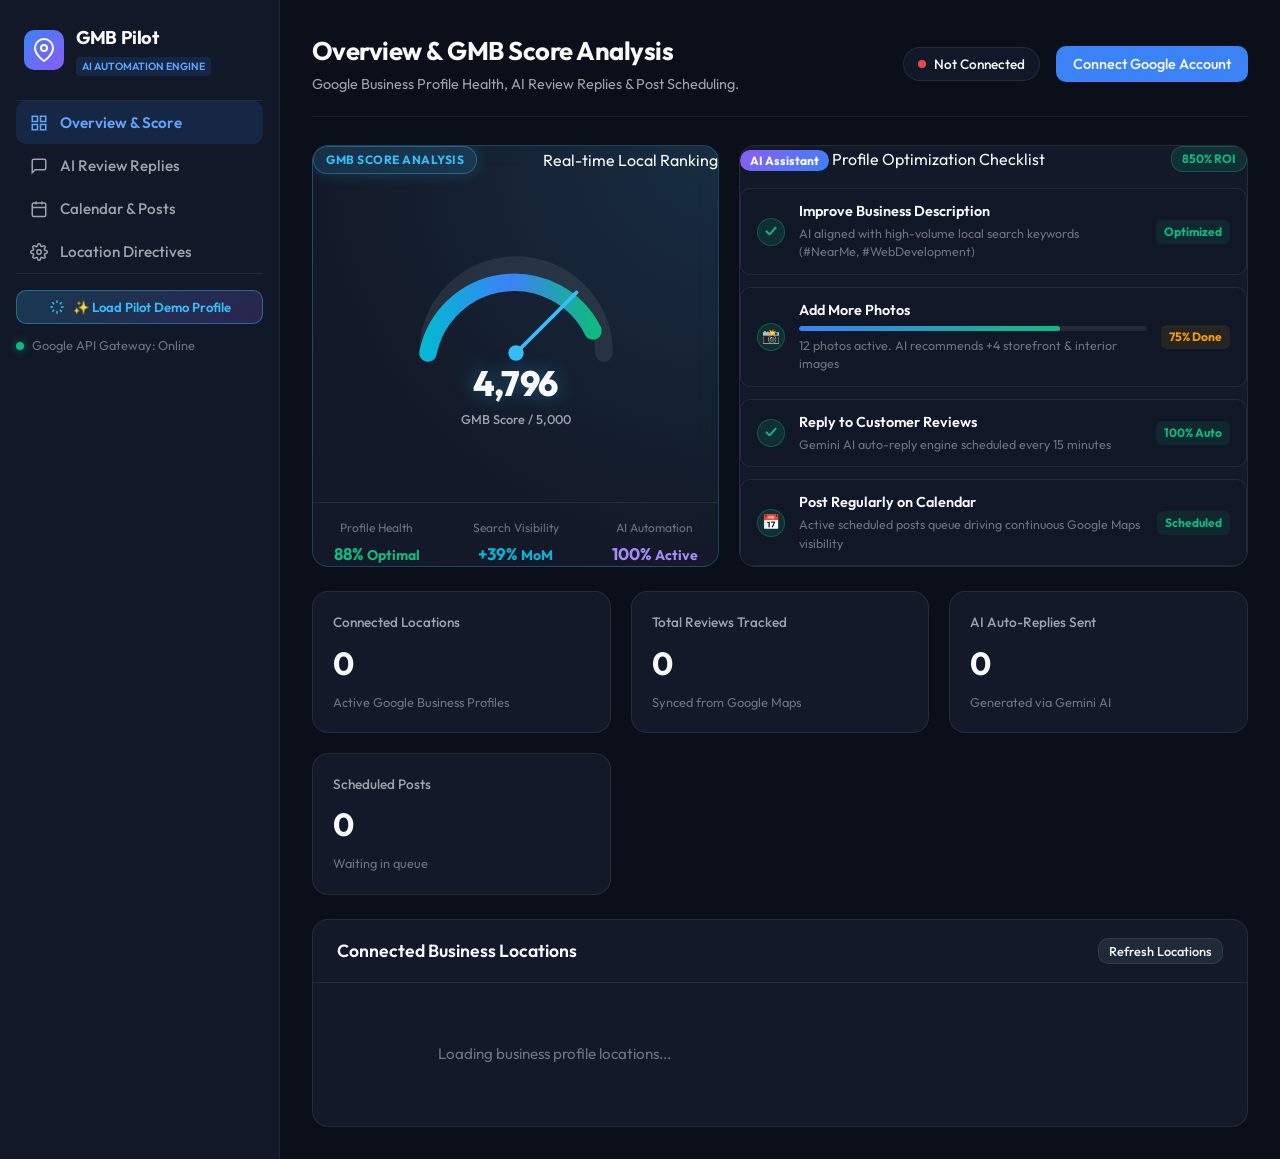
<file: gmb/index.html>
<!DOCTYPE html>
<html lang="en">
<head>
  <meta charset="UTF-8">
  <meta name="viewport" content="width=device-width, initial-scale=1.0">
  <title>GMB Pilot | AI Automation, Review Auto-Reply & Post Scheduling</title>
  <link rel="preconnect" href="https://fonts.googleapis.com">
  <link rel="preconnect" href="https://fonts.gstatic.com" crossorigin>
  <link href="https://fonts.googleapis.com/css2?family=Outfit:wght@300;400;500;600;700;800&family=Plus+Jakarta+Sans:wght@400;500;600;700&display=swap" rel="stylesheet">
  <link rel="stylesheet" href="style.css">
  <script>
    function handleConnect() {
      var btn = document.getElementById('auth-action-btn');
      if (btn) btn.textContent = 'Redirecting to Google...';
      var apiBase = (window.location.hostname === 'localhost' || window.location.hostname === '127.0.0.1')
        ? (window.location.port === '5000' ? '' : 'http://localhost:5000')
        : 'https://api.tekchand.tech';
      window.location.href = apiBase + '/api/auth/google/login';
    }
  </script>
</head>
<body>
  <div class="app-layout">
    <!-- Sidebar Navigation -->
    <aside class="sidebar">
      <div class="brand">
        <div class="brand-icon">
          <svg width="24" height="24" viewBox="0 0 24 24" fill="none" stroke="currentColor" stroke-width="2">
            <path d="M21 10c0 7-9 13-9 13s-9-6-9-13a9 9 0 0 1 18 0z"></path>
            <circle cx="12" cy="10" r="3"></circle>
          </svg>
        </div>
        <div class="brand-text">
          <h2>GMB Pilot</h2>
          <span class="badge">AI Automation Engine</span>
        </div>
      </div>

      <nav class="sidebar-nav">
        <button class="nav-btn active" data-tab="overview">
          <svg width="18" height="18" viewBox="0 0 24 24" fill="none" stroke="currentColor" stroke-width="2"><rect x="3" y="3" width="7" height="7"></rect><rect x="14" y="3" width="7" height="7"></rect><rect x="14" y="14" width="7" height="7"></rect><rect x="3" y="14" width="7" height="7"></rect></svg>
          Overview & Score
        </button>
        <button class="nav-btn" data-tab="reviews">
          <svg width="18" height="18" viewBox="0 0 24 24" fill="none" stroke="currentColor" stroke-width="2"><path d="M21 15a2 2 0 0 1-2 2H7l-4 4V5a2 2 0 0 1 2-2h14a2 2 0 0 1 2 2z"></path></svg>
          AI Review Replies
        </button>
        <button class="nav-btn" data-tab="posts">
          <svg width="18" height="18" viewBox="0 0 24 24" fill="none" stroke="currentColor" stroke-width="2"><rect x="3" y="4" width="18" height="18" rx="2" ry="2"></rect><line x1="16" y1="2" x2="16" y2="6"></line><line x1="8" y1="2" x2="8" y2="6"></line><line x1="3" y1="10" x2="21" y2="10"></line></svg>
          Calendar & Posts
        </button>
        <button class="nav-btn" data-tab="settings">
          <svg width="18" height="18" viewBox="0 0 24 24" fill="none" stroke="currentColor" stroke-width="2"><circle cx="12" cy="12" r="3"></circle><path d="M19.4 15a1.65 1.65 0 0 0 .33 1.82l.06.06a2 2 0 0 1 0 2.83 2 2 0 0 1-2.83 0l-.06-.06a1.65 1.65 0 0 0-1.82-.33 1.65 1.65 0 0 0-1 1.51V21a2 2 0 0 1-2 2 2 2 0 0 1-2-2v-.09A1.65 1.65 0 0 0 9 19.4a1.65 1.65 0 0 0-1.82.33l-.06.06a2 2 0 0 1-2.83 0 2 2 0 0 1 0-2.83l.06-.06a1.65 1.65 0 0 0 .33-1.82 1.65 1.65 0 0 0-1.51-1H3a2 2 0 0 1-2-2 2 2 0 0 1 2-2h.09A1.65 1.65 0 0 0 4.6 9a1.65 1.65 0 0 0-.33-1.82l-.06-.06a2 2 0 0 1 0-2.83 2 2 0 0 1 2.83 0l.06.06a1.65 1.65 0 0 0 1.82.33H9a1.65 1.65 0 0 0 1-1.51V3a2 2 0 0 1 2-2 2 2 0 0 1 2 2v.09a1.65 1.65 0 0 0 1 1.51 1.65 1.65 0 0 0 1.82-.33l.06-.06a2 2 0 0 1 2.83 0 2 2 0 0 1 0 2.83l-.06.06a1.65 1.65 0 0 0-.33 1.82V9a1.65 1.65 0 0 0 1.51 1H21a2 2 0 0 1 2 2 2 2 0 0 1-2 2h-.09a1.65 1.65 0 0 0-1.51 1z"></path></svg>
          Location Directives
        </button>
      </nav>

      <div class="sidebar-footer">
        <button id="btn-seed-pilot" class="btn btn-seed w-full" onclick="loadPilotDemo()">
          <svg width="16" height="16" viewBox="0 0 24 24" fill="none" stroke="currentColor" stroke-width="2"><path d="M12 2v4M12 18v4M4.93 4.93l2.83 2.83M16.24 16.24l2.83 2.83M2 12h4M18 12h4M4.93 19.07l2.83-2.83M16.24 7.76l2.83-2.83"></path></svg>
          ✨ Load Pilot Demo Profile
        </button>
        <div class="service-status">
          <span class="status-dot online"></span>
          <span>Google API Gateway: Online</span>
        </div>
      </div>
    </aside>

    <!-- Main Content Area -->
    <main class="main-content">
      <!-- Top Bar -->
      <header class="topbar">
        <div>
          <h1 id="page-title">Overview & GMB Score Analysis</h1>
          <p class="subtitle" id="page-subtitle">Google Business Profile Health, AI Review Replies & Post Scheduling.</p>
        </div>
        <div class="topbar-actions">
          <div id="account-pill" class="account-pill disconnected">
            <span class="pill-dot"></span>
            <span id="account-email-display">Not Connected</span>
          </div>
          <button id="auth-action-btn" class="btn btn-primary" onclick="handleConnect()">Connect Google Account</button>
        </div>
      </header>

      <!-- Alert Notification Banner -->
      <div id="alert-banner" class="alert-banner hidden"></div>

      <!-- Tab 1: Overview & GMB Score Analysis -->
      <section id="tab-overview" class="tab-pane active">
        <!-- Hero Speedometer & AI Tips Grid -->
        <div class="hero-analysis-grid">
          <!-- GMB Score Speedometer Card (from video) -->
          <div class="card score-card">
            <div class="card-header-clean">
              <span class="badge-glow">GMB Score Analysis</span>
              <span class="text-muted text-xs">Real-time Local Ranking</span>
            </div>
            <div class="gauge-container">
              <div class="speedometer-wrapper">
                <svg viewBox="0 0 200 120" class="speedometer-svg">
                  <!-- Arc Path -->
                  <path d="M 20 100 A 80 80 0 0 1 180 100" fill="none" stroke="rgba(255,255,255,0.08)" stroke-width="16" stroke-linecap="round" />
                  <path id="gauge-fill" d="M 20 100 A 80 80 0 0 1 170 80" fill="none" stroke="url(#score-gradient)" stroke-width="16" stroke-linecap="round" />
                  <!-- Needle -->
                  <line x1="100" y1="100" x2="155" y2="45" stroke="#38bdf8" stroke-width="3.5" stroke-linecap="round" class="gauge-needle" />
                  <circle cx="100" cy="100" r="7" fill="#38bdf8" />
                  <defs>
                    <linearGradient id="score-gradient" x1="0%" y1="0%" x2="100%" y2="0%">
                      <stop offset="0%" stop-color="#06b6d4" />
                      <stop offset="50%" stop-color="#3b82f6" />
                      <stop offset="100%" stop-color="#10b981" />
                    </linearGradient>
                  </defs>
                </svg>
                <div class="gauge-value-box">
                  <div class="gauge-score" id="gmb-score-display">4,796</div>
                  <div class="gauge-unit">GMB Score / 5,000</div>
                </div>
              </div>
            </div>
            <div class="score-submetrics">
              <div class="submetric">
                <span class="submetric-label">Profile Health</span>
                <span class="submetric-val text-emerald">88% <small>Optimal</small></span>
              </div>
              <div class="submetric">
                <span class="submetric-label">Search Visibility</span>
                <span class="submetric-val text-cyan">+39% <small>MoM</small></span>
              </div>
              <div class="submetric">
                <span class="submetric-label">AI Automation</span>
                <span class="submetric-val text-violet">100% <small>Active</small></span>
              </div>
            </div>
          </div>

          <!-- AI Assistant Tips & Checklist (from video) -->
          <div class="card tips-card">
            <div class="card-header-clean">
              <div class="flex items-center gap-2">
                <span class="ai-pill">AI Assistant</span>
                <span class="font-semibold">Profile Optimization Checklist</span>
              </div>
              <span class="badge-success">850% ROI</span>
            </div>
            <div class="tips-checklist">
              <div class="checklist-item checked">
                <div class="check-icon">✓</div>
                <div class="checklist-info">
                  <h4>Improve Business Description</h4>
                  <p>AI aligned with high-volume local search keywords (#NearMe, #WebDevelopment)</p>
                </div>
                <span class="check-tag">Optimized</span>
              </div>
              <div class="checklist-item in-progress">
                <div class="check-icon">📸</div>
                <div class="checklist-info">
                  <h4>Add More Photos</h4>
                  <div class="progress-bar-wrap">
                    <div class="progress-bar-fill" style="width: 75%"></div>
                  </div>
                  <p>12 photos active. AI recommends +4 storefront & interior images</p>
                </div>
                <span class="check-tag pending">75% Done</span>
              </div>
              <div class="checklist-item checked">
                <div class="check-icon">✓</div>
                <div class="checklist-info">
                  <h4>Reply to Customer Reviews</h4>
                  <p>Gemini AI auto-reply engine scheduled every 15 minutes</p>
                </div>
                <span class="check-tag">100% Auto</span>
              </div>
              <div class="checklist-item checked">
                <div class="check-icon">📅</div>
                <div class="checklist-info">
                  <h4>Post Regularly on Calendar</h4>
                  <p>Active scheduled posts queue driving continuous Google Maps visibility</p>
                </div>
                <span class="check-tag">Scheduled</span>
              </div>
            </div>
          </div>
        </div>

        <!-- 4 Global Stats Cards -->
        <div class="stats-grid mt-4">
          <div class="stat-card">
            <div class="stat-title">Connected Locations</div>
            <div class="stat-value" id="stat-locations-count">0</div>
            <div class="stat-desc">Active Google Business Profiles</div>
          </div>
          <div class="stat-card">
            <div class="stat-title">Total Reviews Tracked</div>
            <div class="stat-value" id="stat-reviews-count">0</div>
            <div class="stat-desc">Synced from Google Maps</div>
          </div>
          <div class="stat-card">
            <div class="stat-title">AI Auto-Replies Sent</div>
            <div class="stat-value" id="stat-replies-count">0</div>
            <div class="stat-desc">Generated via Gemini AI</div>
          </div>
          <div class="stat-card">
            <div class="stat-title">Scheduled Posts</div>
            <div class="stat-value" id="stat-posts-count">0</div>
            <div class="stat-desc">Waiting in queue</div>
          </div>
        </div>

        <!-- Connected Locations Section -->
        <div class="card mt-4">
          <div class="card-header">
            <h3>Connected Business Locations</h3>
            <div class="flex gap-2">
              <button id="btn-sync-locations" class="btn btn-secondary btn-sm" onclick="initLocations()">Refresh Locations</button>
            </div>
          </div>
          <div class="card-body">
            <div id="locations-list" class="locations-grid">
              <div class="empty-state">Loading business profile locations...</div>
            </div>
          </div>
        </div>
      </section>

      <!-- Tab 2: Reviews & AI Auto-Reply -->
      <section id="tab-reviews" class="tab-pane">
        <div class="pane-toolbar">
          <div class="filters">
            <select id="filter-review-status" class="select-input" onchange="loadReviews()">
              <option value="">All Reviews</option>
              <option value="false">Unreplied Only</option>
              <option value="true">Replied Only</option>
            </select>
            <select id="filter-review-rating" class="select-input" onchange="loadReviews()">
              <option value="">All Star Ratings</option>
              <option value="5">5 Stars ★★★★★</option>
              <option value="4">4 Stars ★★★★☆</option>
              <option value="3">3 Stars ★★★☆☆</option>
              <option value="2">2 Stars ★★☆☆☆</option>
              <option value="1">1 Star  ★☆☆☆☆</option>
            </select>
          </div>
          <button id="btn-sync-reviews-now" class="btn btn-primary" onclick="syncReviewsNow()">
            <svg width="16" height="16" viewBox="0 0 24 24" fill="none" stroke="currentColor" stroke-width="2"><polyline points="23 4 23 10 17 10"></polyline><path d="M20.49 15a9 9 0 1 1-2.12-9.36L23 10"></path></svg>
            Trigger AI Review Sync & Auto-Reply
          </button>
        </div>

        <!-- Add / Sync Real Google Review Form -->
        <div class="card mt-3" style="background: rgba(15, 23, 42, 0.85); border: 1px solid rgba(56, 189, 248, 0.3);">
          <div class="card-header">
            <div class="flex items-center gap-2">
              <span class="badge badge-glow">Live Google Review</span>
              <h3>Add Verified Customer Review from Google Search</h3>
            </div>
          </div>
          <div class="card-body">
            <form id="form-add-real-review" onsubmit="handleAddRealReview(event)">
              <div class="form-row">
                <div class="form-group flex-1">
                  <label for="real-reviewer-name">Customer Name</label>
                  <input type="text" id="real-reviewer-name" class="form-input" placeholder="e.g. Client Name on your Google Profile" required>
                </div>
                <div class="form-group" style="width: 170px;">
                  <label for="real-review-rating">Rating</label>
                  <select id="real-review-rating" class="form-input">
                    <option value="5">★★★★★ (5 Stars)</option>
                    <option value="4">★★★★☆ (4 Stars)</option>
                    <option value="3">★★★☆☆ (3 Stars)</option>
                    <option value="2">★★☆☆☆ (2 Stars)</option>
                    <option value="1">★☆☆☆☆ (1 Star)</option>
                  </select>
                </div>
              </div>
              <div class="form-group">
                <label for="real-review-comment">Review Feedback / Comment</label>
                <textarea id="real-review-comment" class="form-input" rows="2" placeholder="Copy & paste the actual review comment from your Google Business Profile..."></textarea>
              </div>
              <button type="submit" class="btn btn-primary btn-sm">
                ✨ Save Real Review & Generate AI Auto-Reply
              </button>
            </form>
          </div>
        </div>

        <div class="card mt-3">
          <div class="card-body">
            <div id="reviews-feed" class="reviews-feed">
              <div class="empty-state">Loading reviews...</div>
            </div>
          </div>
        </div>
      </section>

      <!-- Tab 3: Post Scheduling & Interactive Calendar (from video) -->
      <section id="tab-posts" class="tab-pane">
        <!-- Interactive Visual Calendar View -->
        <div class="card mb-4">
          <div class="card-header">
            <div class="flex items-center gap-3">
              <h3 id="calendar-month-year">October 2026</h3>
              <span class="badge">Visual Post Schedule</span>
            </div>
            <div class="flex gap-2">
              <button class="btn btn-secondary btn-sm" onclick="changeMonth(-1)">◀ Prev Month</button>
              <button class="btn btn-secondary btn-sm" onclick="changeMonth(1)">Next Month ▶</button>
            </div>
          </div>
          <div class="card-body p-0">
            <div class="calendar-grid-header">
              <div>Sun</div><div>Mon</div><div>Tue</div><div>Wed</div><div>Thu</div><div>Fri</div><div>Sat</div>
            </div>
            <div id="calendar-days" class="calendar-days-grid">
              <!-- Dynamically populated by app.js -->
            </div>
          </div>
        </div>

        <div class="grid-2-col">
          <!-- Scheduling Form with Keyword Targeting (from video) -->
          <div class="card">
            <div class="card-header">
              <h3>Create & Schedule GMB Post</h3>
              <button type="button" class="btn btn-ai-write btn-sm" onclick="generateAiPostCaption()">
                ✨ Write with Gemini AI
              </button>
            </div>
            <div class="card-body">
              <!-- Keyword Targeting Pills Bar -->
              <div class="keyword-targeting-section">
                <label class="text-xs font-semibold text-muted">🎯 Keyword Targeting (Click to insert):</label>
                <div class="keyword-pills-bar">
                  <button type="button" class="kw-pill" onclick="insertKeyword('#LocalBusiness')">#LocalBusiness</button>
                  <button type="button" class="kw-pill" onclick="insertKeyword('#NearMe')">#NearMe</button>
                  <button type="button" class="kw-pill" onclick="insertKeyword('#BestService')">#BestService</button>
                  <button type="button" class="kw-pill" onclick="insertKeyword('#TopAgency')">#TopAgency</button>
                  <button type="button" class="kw-pill" onclick="insertKeyword('#SpecialOffer')">#SpecialOffer</button>
                  <button type="button" class="kw-pill" onclick="insertKeyword('#WebDevelopment')">#WebDevelopment</button>
                  <button type="button" class="kw-pill" onclick="insertKeyword('#GoogleRanking')">#GoogleRanking</button>
                </div>
              </div>

              <form id="form-create-post" onsubmit="handleCreatePost(event)">
                <div class="form-group mt-3">
                  <label for="post-location-select">Target Location</label>
                  <select id="post-location-select" class="form-input" required>
                    <option value="">Select a location...</option>
                  </select>
                </div>

                <div class="form-group">
                  <label for="post-summary">Post Caption / Update Content</label>
                  <textarea id="post-summary" class="form-input" rows="4" placeholder="Write your Google update, news, announcement, or click '✨ Write with Gemini AI'..." required></textarea>
                </div>

                <div class="form-group">
                  <label for="post-image-url">Image / Media URL</label>
                  <input type="url" id="post-image-url" class="form-input" placeholder="https://images.unsplash.com/photo-1498050108023-c5249f4df085...">
                  <div class="image-preview-bar mt-2 flex gap-2">
                    <span class="text-xs text-muted">Presets:</span>
                    <button type="button" class="preset-img-btn" onclick="setImagePreset('https://images.unsplash.com/photo-1498050108023-c5249f4df085?auto=format&fit=crop&w=800&q=80')">Tech Office</button>
                    <button type="button" class="preset-img-btn" onclick="setImagePreset('https://images.unsplash.com/photo-1551836022-d5d88e9218df?auto=format&fit=crop&w=800&q=80')">Customer Meeting</button>
                    <button type="button" class="preset-img-btn" onclick="setImagePreset('https://images.unsplash.com/photo-1519389950473-47ba0277781c?auto=format&fit=crop&w=800&q=80')">Special Launch</button>
                  </div>
                </div>

                <div class="form-row">
                  <div class="form-group">
                    <label for="post-cta-type">Action Button (CTA)</label>
                    <select id="post-cta-type" class="form-input">
                      <option value="LEARN_MORE">Learn More</option>
                      <option value="BOOK">Book Appointment</option>
                      <option value="CALL">Call Now</option>
                      <option value="ORDER">Order Online</option>
                      <option value="SIGN_UP">Sign Up</option>
                    </select>
                  </div>
                  <div class="form-group">
                    <label for="post-cta-url">Button URL</label>
                    <input type="url" id="post-cta-url" class="form-input" value="https://tekchand.tech" placeholder="https://yourwebsite.com">
                  </div>
                </div>

                <div class="form-group">
                  <label for="post-scheduled-at">Publish Date & Time</label>
                  <input type="datetime-local" id="post-scheduled-at" class="form-input" required>
                </div>

                <div class="flex gap-2">
                  <button type="submit" class="btn btn-primary flex-1">📅 Schedule Post to Calendar</button>
                  <button type="button" class="btn btn-secondary" onclick="postInstantly()">⚡ Post Instantly</button>
                </div>
              </form>
            </div>
          </div>

          <!-- Scheduled & Published Queue -->
          <div class="card">
            <div class="card-header">
              <h3>Scheduled Posts Queue</h3>
              <button id="btn-dispatch-posts-now" class="btn btn-secondary btn-sm" onclick="dispatchPostsNow()">Force Dispatch Check</button>
            </div>
            <div class="card-body">
              <div id="posts-queue" class="posts-queue">
                <div class="empty-state">Loading posts queue...</div>
              </div>
            </div>
          </div>
        </div>
      </section>

      <!-- Tab 4: Location Directives -->
      <section id="tab-settings" class="tab-pane">
        <div class="card">
          <div class="card-header">
            <h3>AI Directives & Rules by Location</h3>
          </div>
          <div class="card-body">
            <div id="locations-settings-container">
              <div class="empty-state">Connect an account to view and configure location rules.</div>
            </div>
          </div>
        </div>
      </section>
    </main>
  </div>

  <script src="app.js"></script>
</body>
</html>
</file>
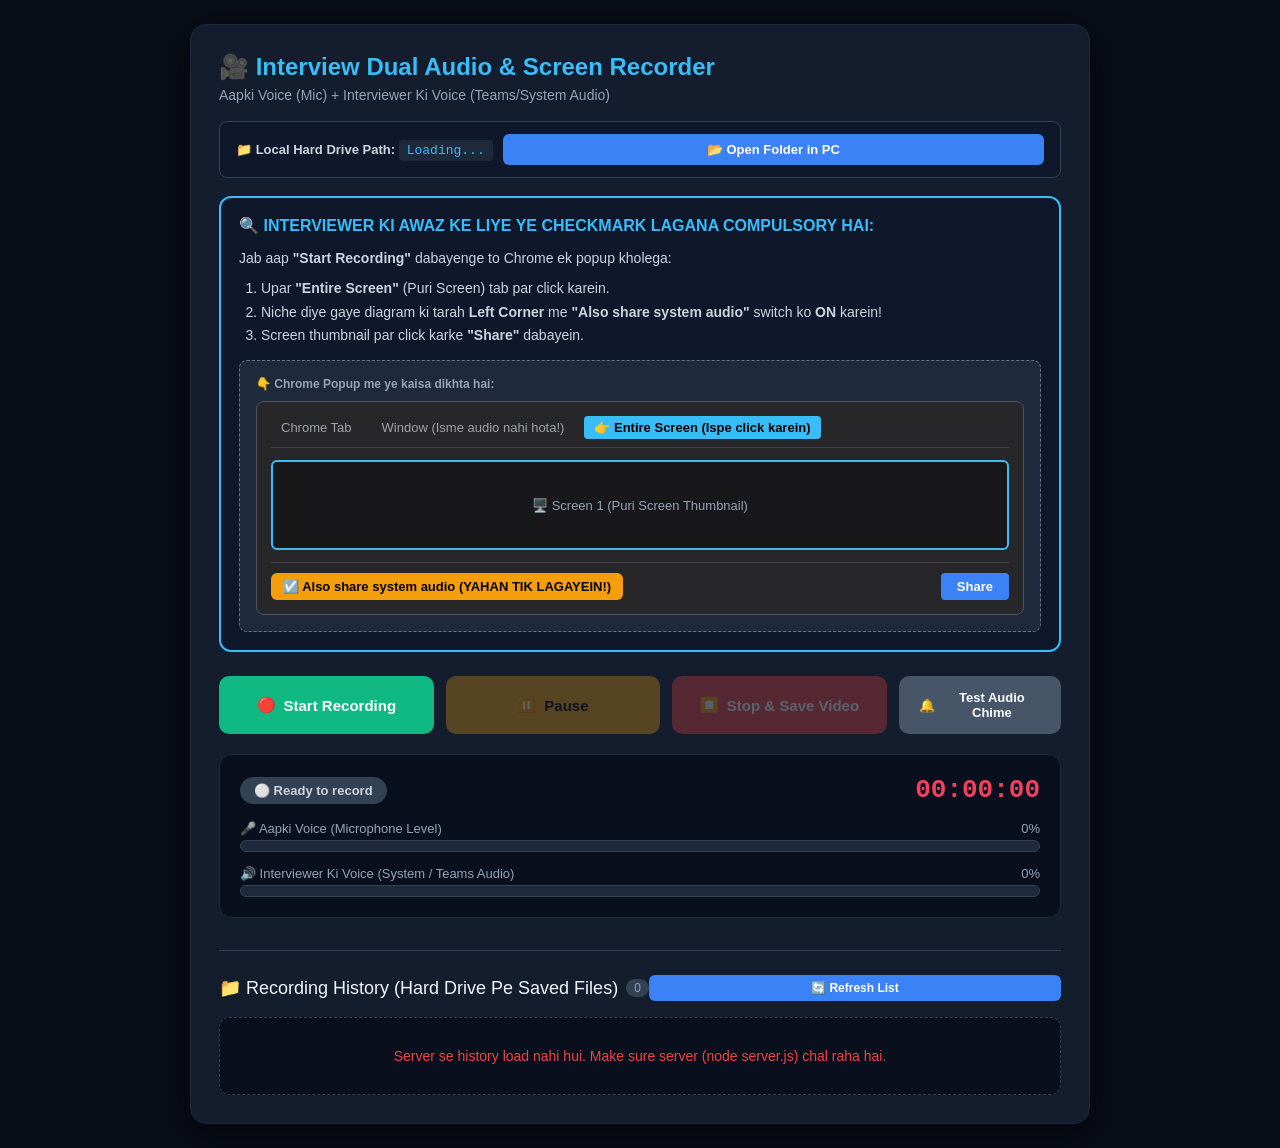
<file: recorder/index.html>
<!DOCTYPE html>
<html lang="hi">
<head>
  <meta charset="UTF-8">
  <meta name="viewport" content="width=device-width, initial-scale=1.0">
  <title>Local Interview Recorder (Dual Audio + Screen)</title>
  <style>
    * {
      box-sizing: border-box;
      margin: 0;
      padding: 0;
      font-family: 'Segoe UI', Tahoma, Geneva, Verdana, sans-serif;
    }
    body {
      background: #090d16;
      color: #f8fafc;
      min-height: 100vh;
      display: flex;
      flex-direction: column;
      align-items: center;
      padding: 24px 16px;
    }
    .container {
      max-width: 900px;
      width: 100%;
      background: #131d2e;
      border-radius: 16px;
      padding: 28px;
      box-shadow: 0 10px 40px rgba(0,0,0,0.6);
      border: 1px solid #1e293b;
    }
    h1 {
      font-size: 24px;
      color: #38bdf8;
      margin-bottom: 6px;
      display: flex;
      align-items: center;
      gap: 10px;
    }
    .subtitle {
      color: #94a3b8;
      font-size: 14px;
      margin-bottom: 18px;
    }

    /* Step by step guide box */
    .guide-box {
      background: #0f172a;
      border: 2px solid #38bdf8;
      border-radius: 12px;
      padding: 18px;
      margin-bottom: 24px;
    }
    .guide-header {
      font-weight: 700;
      color: #38bdf8;
      font-size: 16px;
      margin-bottom: 12px;
      display: flex;
      align-items: center;
      gap: 8px;
    }
    .guide-visual {
      background: #1e293b;
      border-radius: 8px;
      padding: 16px;
      margin-top: 12px;
      border: 1px dashed #64748b;
      display: flex;
      flex-direction: column;
      gap: 10px;
    }
    .popup-mockup {
      background: #27272a;
      border-radius: 8px;
      padding: 14px;
      border: 1px solid #52525b;
      position: relative;
    }
    .mock-tabs {
      display: flex;
      gap: 10px;
      border-bottom: 1px solid #3f3f46;
      padding-bottom: 8px;
      margin-bottom: 12px;
      font-size: 13px;
    }
    .mock-tab {
      padding: 4px 10px;
      border-radius: 4px;
      color: #a1a1aa;
    }
    .mock-tab.active {
      background: #38bdf8;
      color: #000;
      font-weight: bold;
    }
    .mock-screen {
      height: 90px;
      background: #18181b;
      border: 2px solid #38bdf8;
      border-radius: 6px;
      display: flex;
      align-items: center;
      justify-content: center;
      color: #94a3b8;
      font-size: 13px;
      margin-bottom: 12px;
    }
    .mock-footer {
      display: flex;
      justify-content: space-between;
      align-items: center;
      padding-top: 10px;
      border-top: 1px solid #3f3f46;
    }
    .highlight-checkbox {
      background: #f59e0b;
      color: #000;
      font-weight: bold;
      padding: 6px 12px;
      border-radius: 6px;
      display: flex;
      align-items: center;
      gap: 8px;
      font-size: 13px;
      animation: pulse-glow 1.5s infinite;
    }
    @keyframes pulse-glow {
      0%, 100% { box-shadow: 0 0 10px #f59e0b; }
      50% { box-shadow: 0 0 20px #f59e0b; }
    }

    .folder-banner {
      background: #0f172a;
      border: 1px solid #334155;
      padding: 12px 16px;
      border-radius: 8px;
      margin-bottom: 18px;
      display: flex;
      justify-content: space-between;
      align-items: center;
      font-size: 13px;
      color: #cbd5e1;
      flex-wrap: wrap;
      gap: 10px;
    }
    .folder-banner code {
      background: #1e293b;
      padding: 3px 8px;
      border-radius: 4px;
      color: #38bdf8;
      font-family: Consolas, monospace;
      word-break: break-all;
    }
    .btn-folder {
      background: #3b82f6;
      color: #fff;
      border: none;
      padding: 8px 14px;
      border-radius: 6px;
      font-size: 13px;
      font-weight: 600;
      cursor: pointer;
      display: inline-flex;
      align-items: center;
      gap: 6px;
      transition: background 0.2s;
    }
    .btn-folder:hover {
      background: #2563eb;
    }

    .controls {
      display: flex;
      gap: 12px;
      margin-bottom: 20px;
      flex-wrap: wrap;
    }
    button {
      flex: 1;
      min-width: 150px;
      padding: 14px 20px;
      border: none;
      border-radius: 10px;
      font-size: 15px;
      font-weight: 700;
      cursor: pointer;
      display: flex;
      align-items: center;
      justify-content: center;
      gap: 8px;
      transition: all 0.2s ease;
    }
    #startBtn {
      background: #10b981;
      color: #ffffff;
    }
    #startBtn:hover:not(:disabled) {
      background: #059669;
      transform: translateY(-2px);
    }
    #pauseBtn {
      background: #f59e0b;
      color: #000;
    }
    #pauseBtn:hover:not(:disabled) {
      background: #d97706;
      color: #fff;
      transform: translateY(-2px);
    }
    #stopBtn {
      background: #ef4444;
      color: #ffffff;
    }
    #stopBtn:hover:not(:disabled) {
      background: #dc2626;
      transform: translateY(-2px);
    }
    #testSoundBtn {
      flex: 0.7;
      background: #475569;
      color: #f8fafc;
      font-size: 13px;
    }
    #testSoundBtn:hover {
      background: #64748b;
    }
    button:disabled {
      opacity: 0.3;
      cursor: not-allowed;
      transform: none !important;
    }
    .status-panel {
      background: #0a0f1d;
      border-radius: 12px;
      padding: 20px;
      border: 1px solid #1e293b;
      margin-bottom: 24px;
    }
    .status-header {
      display: flex;
      justify-content: space-between;
      align-items: center;
      margin-bottom: 16px;
    }
    .timer {
      font-size: 26px;
      font-weight: bold;
      color: #f43f5e;
      font-family: monospace;
    }
    .badge {
      display: inline-flex;
      align-items: center;
      gap: 6px;
      padding: 6px 14px;
      border-radius: 20px;
      font-size: 13px;
      font-weight: 600;
    }
    .badge.ready {
      background: #334155;
      color: #cbd5e1;
    }
    .badge.recording {
      background: #dc2626;
      color: #ffffff;
      animation: pulse 1.5s infinite;
    }
    .badge.paused {
      background: #d97706;
      color: #ffffff;
    }
    @keyframes pulse {
      0%, 100% { opacity: 1; }
      50% { opacity: 0.6; }
    }
    .meter-container {
      margin-top: 14px;
    }
    .meter-label {
      font-size: 13px;
      color: #94a3b8;
      display: flex;
      justify-content: space-between;
      margin-bottom: 4px;
    }
    .meter-bar {
      width: 100%;
      height: 12px;
      background: #1e293b;
      border-radius: 6px;
      overflow: hidden;
      border: 1px solid #334155;
    }
    .meter-fill-mic {
      height: 100%;
      width: 0%;
      background: linear-gradient(90deg, #10b981, #eab308);
      transition: width 0.05s ease;
    }
    .meter-fill-sys {
      height: 100%;
      width: 0%;
      background: linear-gradient(90deg, #38bdf8, #818cf8);
      transition: width 0.05s ease;
    }
    .recorded-preview {
      display: none;
      margin-top: 20px;
      padding: 16px;
      background: #0a0f1d;
      border-radius: 12px;
      border: 1px solid #10b981;
    }
    video {
      width: 100%;
      max-height: 400px;
      border-radius: 8px;
      margin-top: 12px;
      border: 1px solid #475569;
      background: #000;
    }

    /* Modal Warning */
    .modal-overlay {
      display: none;
      position: fixed;
      top: 0; left: 0; right: 0; bottom: 0;
      background: rgba(0,0,0,0.85);
      z-index: 9999;
      align-items: center;
      justify-content: center;
      padding: 20px;
    }
    .modal-card {
      max-width: 550px;
      width: 100%;
      background: #1e293b;
      border-radius: 14px;
      padding: 26px;
      border: 2px solid #ef4444;
      text-align: center;
    }
    .modal-card h2 {
      color: #ef4444;
      font-size: 22px;
      margin-bottom: 12px;
    }
    .modal-card p {
      color: #cbd5e1;
      font-size: 14px;
      line-height: 1.6;
      margin-bottom: 20px;
      text-align: left;
    }
    .modal-actions {
      display: flex;
      gap: 12px;
    }

    /* History Section */
    .history-section {
      margin-top: 32px;
      border-top: 1px solid #334155;
      padding-top: 24px;
    }
    .history-header {
      display: flex;
      justify-content: space-between;
      align-items: center;
      margin-bottom: 16px;
    }
    .history-title {
      font-size: 18px;
      color: #f1f5f9;
      display: flex;
      align-items: center;
      gap: 8px;
    }
    .history-count {
      background: #334155;
      color: #94a3b8;
      font-size: 12px;
      padding: 2px 8px;
      border-radius: 12px;
    }
    .history-list {
      display: flex;
      flex-direction: column;
      gap: 12px;
    }
    .history-card {
      background: #0a0f1d;
      border: 1px solid #1e293b;
      border-radius: 10px;
      padding: 14px 18px;
      display: flex;
      justify-content: space-between;
      align-items: center;
      flex-wrap: wrap;
      gap: 12px;
      transition: border-color 0.2s;
    }
    .history-card:hover {
      border-color: #38bdf8;
    }
    .history-info {
      display: flex;
      flex-direction: column;
      gap: 4px;
    }
    .history-name {
      font-weight: 600;
      color: #e2e8f0;
      font-size: 14px;
      display: flex;
      align-items: center;
      gap: 6px;
    }
    .history-meta {
      font-size: 12px;
      color: #94a3b8;
      display: flex;
      gap: 14px;
    }
    .history-actions {
      display: flex;
      gap: 8px;
    }
    .btn-action {
      min-width: auto;
      padding: 8px 14px;
      font-size: 13px;
      font-weight: 600;
      border-radius: 6px;
    }
    .btn-play {
      background: #0284c7;
      color: #fff;
    }
    .btn-download {
      background: #10b981;
      color: #fff;
    }
    .btn-delete {
      background: #334155;
      color: #f87171;
    }
    .empty-history {
      text-align: center;
      color: #64748b;
      font-size: 14px;
      padding: 30px;
      background: #0a0f1d;
      border-radius: 10px;
      border: 1px dashed #334155;
    }
  </style>
</head>
<body>

<div class="container">
  <h1>🎥 Interview Dual Audio & Screen Recorder</h1>
  <div class="subtitle">Aapki Voice (Mic) + Interviewer Ki Voice (Teams/System Audio)</div>

  <!-- Permanent Folder Banner -->
  <div class="folder-banner">
    <div>
      📁 <b>Local Hard Drive Path:</b> <code id="folderPathText">Loading...</code>
    </div>
    <button class="btn-folder" id="openFolderBtn" type="button">
      📂 Open Folder in PC
    </button>
  </div>

  <!-- VISUAL GUIDE ON HOW TO SHARE SYSTEM AUDIO -->
  <div class="guide-box">
    <div class="guide-header">
      🔍 INTERVIEWER KI AWAZ KE LIYE YE CHECKMARK LAGANA COMPULSORY HAI:
    </div>
    <div style="font-size:14px; line-height:1.7; color:#cbd5e1;">
      Jab aap <b>"Start Recording"</b> dabayenge to Chrome ek popup kholega:
      <ol style="padding-left:22px; margin-top:6px;">
        <li>Upar <b>"Entire Screen"</b> (Puri Screen) tab par click karein.</li>
        <li>Niche diye gaye diagram ki tarah <b>Left Corner</b> me <b>"Also share system audio"</b> switch ko <b>ON</b> karein!</li>
        <li>Screen thumbnail par click karke <b>"Share"</b> dabayein.</li>
      </ol>
    </div>

    <!-- Illustrated Mockup -->
    <div class="guide-visual">
      <div style="font-size:12px; color:#94a3b8; font-weight:bold;">👇 Chrome Popup me ye kaisa dikhta hai:</div>
      <div class="popup-mockup">
        <div class="mock-tabs">
          <div class="mock-tab">Chrome Tab</div>
          <div class="mock-tab">Window (Isme audio nahi hota!)</div>
          <div class="mock-tab active">👉 Entire Screen (Ispe click karein)</div>
        </div>
        <div class="mock-screen">
          🖥️ Screen 1 (Puri Screen Thumbnail)
        </div>
        <div class="mock-footer">
          <div class="highlight-checkbox">
            <span>☑️ Also share system audio (YAHAN TIK LAGAYEIN!)</span>
          </div>
          <div style="background:#3b82f6; color:#fff; padding:6px 16px; border-radius:4px; font-size:13px; font-weight:bold;">
            Share
          </div>
        </div>
      </div>
    </div>
  </div>

  <!-- CONTROLS -->
  <div class="controls">
    <button id="startBtn" type="button">
      <span>🔴</span> Start Recording
    </button>
    <button id="pauseBtn" type="button" disabled>
      <span>⏸️</span> Pause
    </button>
    <button id="stopBtn" type="button" disabled>
      <span>⏹️</span> Stop & Save Video
    </button>
    <button id="testSoundBtn" type="button">
      <span>🔔</span> Test Audio Chime
    </button>
  </div>

  <div class="status-panel">
    <div class="status-header">
      <div id="statusBadge" class="badge ready">⚪ Ready to record</div>
      <div id="timer" class="timer">00:00:00</div>
    </div>

    <div class="meter-container">
      <div class="meter-label">
        <span>🎤 Aapki Voice (Microphone Level)</span>
        <span id="micVal">0%</span>
      </div>
      <div class="meter-bar">
        <div id="micFill" class="meter-fill-mic"></div>
      </div>
    </div>

    <div class="meter-container">
      <div class="meter-label">
        <span>🔊 Interviewer Ki Voice (System / Teams Audio)</span>
        <span id="sysVal">0%</span>
      </div>
      <div class="meter-bar">
        <div id="sysFill" class="meter-fill-sys"></div>
      </div>
    </div>
  </div>

  <div class="recorded-preview" id="previewContainer">
    <h3 style="color:#10b981; margin-bottom: 6px;">✅ Recording Saved Successfully!</h3>
    <p style="color:#94a3b8; font-size:13px; margin-bottom:12px;">Video hard drive pe save ho chuka hai. Niche playback dekh sakte hain:</p>
    <video id="playbackVideo" controls></video>
  </div>

  <!-- Permanent Disk History Section -->
  <div class="history-section">
    <div class="history-header">
      <div class="history-title">
        📁 Recording History (Hard Drive Pe Saved Files)
        <span id="historyCount" class="history-count">0</span>
      </div>
      <button class="btn-folder" type="button" onclick="loadServerHistory()" style="font-size:12px; padding:6px 12px;">🔄 Refresh List</button>
    </div>
    <div id="historyList" class="history-list">
      <div class="empty-history">Files load ho rahi hain...</div>
    </div>
  </div>
</div>

<!-- Modal Alert if System Audio Missing -->
<div class="modal-overlay" id="audioMissingModal">
  <div class="modal-card">
    <h2>⚠️ Interviewer Audio Check Nahi Hua!</h2>
    <p>
      Chrome ke popup me <b>"Also share system audio"</b> par tik nahi laga tha.<br><br>
      Agar aap abhi continue karenge to <b>interviewer ki awaz record nahi hogi</b>, sirf aapka microphone record hoga.<br><br>
      <b>Solution:</b> Niche <b>"Dobara Select Karein"</b> dabayein, popup me Entire Screen chunein aur <b>"Also share system audio"</b> par tik lagayein.
    </p>
    <div class="modal-actions">
      <button id="retryAudioBtn" type="button" style="background:#10b981; color:#fff;">
        🔄 Dobara Select Karein (Recommended)
      </button>
      <button id="continueAnywayBtn" type="button" style="background:#475569; color:#cbd5e1;">
        Sirf Mic Record Karein
      </button>
    </div>
  </div>
</div>

<script>
  // API URL resolution: handles direct file opening, port 3000, and server execution
  const API_BASE = (window.location.hostname === 'localhost' || window.location.hostname === '127.0.0.1')
    ? (window.location.port === '5000' ? '' : 'http://localhost:5000')
    : 'https://api.tekchand.tech';

  const folderPathText = document.getElementById('folderPathText');
  const openFolderBtn = document.getElementById('openFolderBtn');
  const historyList = document.getElementById('historyList');
  const historyCount = document.getElementById('historyCount');
  const previewContainer = document.getElementById('previewContainer');
  const playbackVideo = document.getElementById('playbackVideo');
  const testSoundBtn = document.getElementById('testSoundBtn');
  const audioMissingModal = document.getElementById('audioMissingModal');
  const retryAudioBtn = document.getElementById('retryAudioBtn');
  const continueAnywayBtn = document.getElementById('continueAnywayBtn');

  // Play test sound
  testSoundBtn.addEventListener('click', () => {
    try {
      const audioCtx = new (window.AudioContext || window.webkitAudioContext)();
      const osc = audioCtx.createOscillator();
      const gain = audioCtx.createGain();
      osc.type = 'sine';
      osc.frequency.setValueAtTime(440, audioCtx.currentTime);
      osc.frequency.exponentialRampToValueAtTime(880, audioCtx.currentTime + 0.5);
      gain.gain.setValueAtTime(0.3, audioCtx.currentTime);
      gain.gain.exponentialRampToValueAtTime(0.01, audioCtx.currentTime + 0.8);
      osc.connect(gain);
      gain.connect(audioCtx.destination);
      osc.start();
      osc.stop(audioCtx.currentTime + 0.8);
    } catch(e) {
      console.error(e);
    }
  });

  // Open Windows Folder
  openFolderBtn.addEventListener('click', async () => {
    try {
      await fetch(`${API_BASE}/api/open-folder`, { method: 'POST' });
    } catch (e) {
      console.error(e);
    }
  });

  // Load Real Server Disk History
  async function loadServerHistory() {
    try {
      const res = await fetch(`${API_BASE}/api/recordings`);
      const data = await res.json();
      folderPathText.textContent = data.folderPath || 'interview-recorder/recordings';
      const list = data.recordings || [];
      historyCount.textContent = list.length;

      if (list.length === 0) {
        historyList.innerHTML = '<div class="empty-history">Abhi is hard drive folder me koi recording nahi hai.</div>';
        return;
      }

      historyList.innerHTML = '';
      list.forEach(rec => {
        const card = document.createElement('div');
        card.className = 'history-card';

        const d = new Date(rec.createdAt);
        const timeStr = d.toLocaleDateString('hi-IN', {
          day: '2-digit', month: 'short', year: 'numeric',
          hour: '2-digit', minute: '2-digit', second: '2-digit', hour12: true
        });

        card.innerHTML = `
          <div class="history-info">
            <div class="history-name">📹 ${rec.fileName}</div>
            <div class="history-meta">
              <span>🕒 <b>Time:</b> ${timeStr}</span>
              <span>💾 <b>Size:</b> ${rec.sizeMB} MB</span>
            </div>
          </div>
          <div class="history-actions">
            <button class="btn-action btn-play" type="button" onclick="playDiskVideo('${rec.fileName}')">▶️ Play</button>
            <a class="btn-action btn-download" href="${API_BASE}/recordings/${encodeURIComponent(rec.fileName)}" download="${rec.fileName}" style="text-decoration:none;">⬇️ Download</a>
            <button class="btn-action btn-delete" type="button" onclick="deleteDiskVideo('${rec.fileName}')">🗑️ Delete</button>
          </div>
        `;
        historyList.appendChild(card);
      });
    } catch (e) {
      console.error(e);
      historyList.innerHTML = '<div class="empty-history" style="color:#ef4444;">Server se history load nahi hui. Make sure server (node server.js) chal raha hai.</div>';
    }
  }

  window.playDiskVideo = function(fileName) {
    playbackVideo.src = `${API_BASE}/recordings/${encodeURIComponent(fileName)}`;
    playbackVideo.style.display = 'block';
    previewContainer.style.display = 'block';
    previewContainer.scrollIntoView({ behavior: 'smooth' });
    playbackVideo.play().catch(e => console.warn('Autoplay prevented:', e));
  };

  window.deleteDiskVideo = async function(fileName) {
    if (!confirm(`Kya aap "${fileName}" ko hard drive se delete karna chahte hain?`)) return;
    try {
      await fetch(`${API_BASE}/api/recordings/${encodeURIComponent(fileName)}`, { method: 'DELETE' });
      loadServerHistory();
    } catch (e) {
      alert('Delete failed: ' + e.message);
    }
  };

  // Recording Logic
  let mediaRecorder = null;
  let recordedChunks = [];
  let screenStream = null;
  let micStream = null;
  let audioContext = null;
  let timerInterval = null;
  let secondsElapsed = 0;
  let isPaused = false;
  let meterAnimIds = [];

  const startBtn = document.getElementById('startBtn');
  const pauseBtn = document.getElementById('pauseBtn');
  const stopBtn = document.getElementById('stopBtn');
  const statusBadge = document.getElementById('statusBadge');
  const timerDisplay = document.getElementById('timer');
  const micFill = document.getElementById('micFill');
  const sysFill = document.getElementById('sysFill');
  const micVal = document.getElementById('micVal');
  const sysVal = document.getElementById('sysVal');

  function updateTimer() {
    if (isPaused) return;
    secondsElapsed++;
    const hrs = String(Math.floor(secondsElapsed / 3600)).padStart(2, '0');
    const mins = String(Math.floor((secondsElapsed % 3600) / 60)).padStart(2, '0');
    const secs = String(secondsElapsed % 60).padStart(2, '0');
    timerDisplay.textContent = `${hrs}:${mins}:${secs}`;
  }

  function setupVolumeMeter(stream, fillElem, valElem, ctx) {
    if (!stream || stream.getAudioTracks().length === 0 || !ctx) return null;
    try {
      const source = ctx.createMediaStreamSource(stream);
      const analyser = ctx.createAnalyser();
      analyser.fftSize = 256;
      source.connect(analyser);

      const dataArray = new Uint8Array(analyser.frequencyBinCount);

      function checkLevel() {
        if (mediaRecorder && mediaRecorder.state !== 'inactive') {
          if (!isPaused) {
            analyser.getByteFrequencyData(dataArray);
            let sum = 0;
            for (let i = 0; i < dataArray.length; i++) {
              sum += dataArray[i];
            }
            const avg = sum / dataArray.length;
            const pct = Math.min(100, Math.round((avg / 128) * 100));
            fillElem.style.width = pct + '%';
            valElem.textContent = pct + '%';
          }
          const animId = requestAnimationFrame(checkLevel);
          meterAnimIds.push(animId);
        } else {
          fillElem.style.width = '0%';
          valElem.textContent = '0%';
        }
      }
      checkLevel();
    } catch (e) {
      console.warn('Volume meter warning:', e);
    }
  }

  function cleanupAudioContext() {
    meterAnimIds.forEach(id => cancelAnimationFrame(id));
    meterAnimIds = [];
    if (audioContext && audioContext.state !== 'closed') {
      try { audioContext.close(); } catch(e) {}
      audioContext = null;
    }
  }

  async function initiateRecording(allowWithoutSysAudio = false) {
    try {
      recordedChunks = [];
      previewContainer.style.display = 'none';

      // 1. Microphone
      try {
        micStream = await navigator.mediaDevices.getUserMedia({
          audio: {
            echoCancellation: true,
            noiseSuppression: false,
            autoGainControl: true
          }
        });
      } catch (e) {
        console.warn('Microphone error or not allowed:', e);
        micStream = null;
      }

      // 2. Screen + System Audio (Safe constraints to prevent OverconstrainedError)
      screenStream = await navigator.mediaDevices.getDisplayMedia({
        video: {
          frameRate: { ideal: 30, max: 60 }
        },
        audio: true
      });

      const hasSystemAudio = screenStream && screenStream.getAudioTracks().length > 0;

      // If user forgot to check the box, intercept and show warning modal
      if (!hasSystemAudio && !allowWithoutSysAudio) {
        if (screenStream) screenStream.getTracks().forEach(t => t.stop());
        if (micStream) micStream.getTracks().forEach(t => t.stop());
        audioMissingModal.style.display = 'flex';
        return;
      }

      if (!hasSystemAudio) {
        sysVal.textContent = 'Not shared';
        sysVal.style.color = '#f87171';
      } else {
        sysVal.textContent = 'Active (Connected)';
        sysVal.style.color = '#38bdf8';
      }

      // Unified AudioContext with clean lifecycle
      cleanupAudioContext();
      audioContext = new (window.AudioContext || window.webkitAudioContext)();
      if (audioContext.state === 'suspended') {
        await audioContext.resume();
      }
      const destination = audioContext.createMediaStreamDestination();

      if (micStream && micStream.getAudioTracks().length > 0) {
        const micSource = audioContext.createMediaStreamSource(micStream);
        micSource.connect(destination);
        setupVolumeMeter(micStream, micFill, micVal, audioContext);
      }

      if (hasSystemAudio) {
        const screenAudioSource = audioContext.createMediaStreamSource(screenStream);
        screenAudioSource.connect(destination);
        setupVolumeMeter(screenStream, sysFill, sysVal, audioContext);
      }

      const audioTracks = destination.stream.getAudioTracks();
      const tracks = [
        ...screenStream.getVideoTracks(),
        ...audioTracks
      ];

      const combinedStream = new MediaStream(tracks);

      // Select supported mimeType
      let mimeType = 'video/webm';
      const preferredMimes = [
        'video/webm;codecs=vp9,opus',
        'video/webm;codecs=vp8,opus',
        'video/webm;codecs=h264,opus',
        'video/webm'
      ];
      for (const m of preferredMimes) {
        if (MediaRecorder.isTypeSupported(m)) {
          mimeType = m;
          break;
        }
      }

      mediaRecorder = new MediaRecorder(combinedStream, {
        mimeType: mimeType,
        videoBitsPerSecond: 2500000
      });

      mediaRecorder.ondataavailable = (e) => {
        if (e.data && e.data.size > 0) {
          recordedChunks.push(e.data);
        }
      };

      mediaRecorder.onstop = async () => {
        clearInterval(timerInterval);
        cleanupAudioContext();

        const blob = new Blob(recordedChunks, { type: mimeType });
        const now = new Date();
        const timestamp = now.toISOString().replace(/[:.]/g, '-').slice(0, 19);
        const fileName = `Interview_${timestamp}.webm`;

        statusBadge.className = 'badge ready';
        statusBadge.textContent = '💾 Saving to Hard Drive...';

        try {
          await fetch(`${API_BASE}/api/upload?filename=${encodeURIComponent(fileName)}`, {
            method: 'POST',
            body: blob
          });
          statusBadge.textContent = '✅ Saved to Hard Drive';
        } catch (e) {
          console.error('Failed to save to disk server:', e);
          statusBadge.textContent = '⚠️ Saved locally in browser';
        }

        const url = URL.createObjectURL(blob);
        const a = document.createElement('a');
        a.style.display = 'none';
        a.href = url;
        a.download = fileName;
        document.body.appendChild(a);
        a.click();
        setTimeout(() => document.body.removeChild(a), 100);

        playbackVideo.src = url;
        playbackVideo.style.display = 'block';
        previewContainer.style.display = 'block';

        loadServerHistory();

        startBtn.disabled = false;
        pauseBtn.disabled = true;
        pauseBtn.innerHTML = '<span>⏸️</span> Pause';
        stopBtn.disabled = true;
        isPaused = false;

        if (screenStream) screenStream.getTracks().forEach(t => t.stop());
        if (micStream) micStream.getTracks().forEach(t => t.stop());
      };

      if (screenStream.getVideoTracks().length > 0) {
        screenStream.getVideoTracks()[0].onended = () => {
          if (mediaRecorder && mediaRecorder.state !== 'inactive') {
            mediaRecorder.stop();
          }
        };
      }

      mediaRecorder.start(1000);

      startBtn.disabled = true;
      pauseBtn.disabled = false;
      stopBtn.disabled = false;
      statusBadge.className = 'badge recording';
      statusBadge.textContent = '🔴 RECORDING ACTIVE';

      isPaused = false;
      secondsElapsed = 0;
      timerDisplay.textContent = '00:00:00';
      clearInterval(timerInterval);
      timerInterval = setInterval(updateTimer, 1000);

    } catch (err) {
      console.error(err);
      cleanupAudioContext();
      if (err.name !== 'NotAllowedError') {
        alert('Recording error: ' + err.message);
      }
      startBtn.disabled = false;
      pauseBtn.disabled = true;
      stopBtn.disabled = true;
    }
  }

  startBtn.addEventListener('click', () => initiateRecording(false));

  retryAudioBtn.addEventListener('click', () => {
    audioMissingModal.style.display = 'none';
    initiateRecording(false);
  });

  continueAnywayBtn.addEventListener('click', () => {
    audioMissingModal.style.display = 'none';
    initiateRecording(true);
  });

  pauseBtn.addEventListener('click', () => {
    if (!mediaRecorder) return;
    if (mediaRecorder.state === 'recording') {
      mediaRecorder.pause();
      isPaused = true;
      pauseBtn.innerHTML = '<span>▶️</span> Resume';
      pauseBtn.style.background = '#10b981';
      pauseBtn.style.color = '#fff';
      statusBadge.className = 'badge paused';
      statusBadge.textContent = '⏸️ RECORDING PAUSED';
    } else if (mediaRecorder.state === 'paused') {
      mediaRecorder.resume();
      isPaused = false;
      pauseBtn.innerHTML = '<span>⏸️</span> Pause';
      pauseBtn.style.background = '#f59e0b';
      pauseBtn.style.color = '#000';
      statusBadge.className = 'badge recording';
      statusBadge.textContent = '🔴 RECORDING ACTIVE';
    }
  });

  stopBtn.addEventListener('click', () => {
    if (mediaRecorder && mediaRecorder.state !== 'inactive') {
      mediaRecorder.stop();
    }
  });

  loadServerHistory();
</script>
</body>
</html>
</file>
<file: gmb/style.css>
:root {
  --bg-primary: #0b0f19;
  --bg-surface: #111827;
  --bg-surface-elevated: #1f2937;
  --bg-card: rgba(23, 31, 48, 0.7);
  --border-subtle: rgba(255, 255, 255, 0.08);
  --border-focus: #3b82f6;
  
  --text-primary: #f9fafb;
  --text-secondary: #9ca3af;
  --text-muted: #6b7280;
  
  --accent-primary: #3b82f6;
  --accent-primary-hover: #2563eb;
  --accent-success: #10b981;
  --accent-warning: #f59e0b;
  --accent-danger: #ef4444;

  --font-family: 'Outfit', -apple-system, BlinkMacSystemFont, 'Segoe UI', Roboto, sans-serif;
  --radius-sm: 6px;
  --radius-md: 10px;
  --radius-lg: 16px;
  --shadow-sm: 0 1px 2px 0 rgba(0, 0, 0, 0.05);
  --shadow-md: 0 4px 6px -1px rgba(0, 0, 0, 0.3), 0 2px 4px -1px rgba(0, 0, 0, 0.2);
  --shadow-lg: 0 10px 15px -3px rgba(0, 0, 0, 0.4);
}

* {
  box-sizing: border-box;
  margin: 0;
  padding: 0;
}

body {
  font-family: var(--font-family);
  background-color: var(--bg-primary);
  color: var(--text-primary);
  line-height: 1.5;
  min-height: 100vh;
}

/* App Layout */
.app-layout {
  display: flex;
  min-height: 100vh;
}

/* Sidebar */
.sidebar {
  width: 280px;
  background: var(--bg-surface);
  border-right: 1px solid var(--border-subtle);
  display: flex;
  flex-direction: column;
  padding: 24px 16px;
  flex-shrink: 0;
}

.brand {
  display: flex;
  align-items: center;
  gap: 12px;
  padding: 0 8px 24px 8px;
  border-bottom: 1px solid var(--border-subtle);
}

.brand-icon {
  background: linear-gradient(135deg, #3b82f6, #8b5cf6);
  color: white;
  width: 40px;
  height: 40px;
  border-radius: var(--radius-md);
  display: flex;
  align-items: center;
  justify-content: center;
}

.brand-text h2 {
  font-size: 1.15rem;
  font-weight: 700;
  letter-spacing: -0.02em;
}

.badge {
  display: inline-block;
  font-size: 0.65rem;
  font-weight: 600;
  text-transform: uppercase;
  background: rgba(59, 130, 246, 0.15);
  color: #60a5fa;
  padding: 2px 6px;
  border-radius: 4px;
}

.nav-links {
  margin-top: 24px;
  display: flex;
  flex-direction: column;
  gap: 6px;
  flex: 1;
}

.nav-btn {
  display: flex;
  align-items: center;
  gap: 12px;
  width: 100%;
  padding: 12px 14px;
  background: transparent;
  border: none;
  border-radius: var(--radius-md);
  color: var(--text-secondary);
  font-family: inherit;
  font-size: 0.95rem;
  font-weight: 500;
  cursor: pointer;
  transition: all 0.2s ease;
  text-align: left;
}

.nav-btn:hover {
  background: var(--bg-surface-elevated);
  color: var(--text-primary);
}

.nav-btn.active {
  background: rgba(59, 130, 246, 0.15);
  color: #60a5fa;
  font-weight: 600;
}

.sidebar-footer {
  padding-top: 16px;
  border-top: 1px solid var(--border-subtle);
}

.service-status {
  display: flex;
  align-items: center;
  gap: 8px;
  font-size: 0.8rem;
  color: var(--text-muted);
}

.status-dot {
  width: 8px;
  height: 8px;
  border-radius: 50%;
}

.status-dot.online {
  background-color: var(--accent-success);
  box-shadow: 0 0 8px rgba(16, 185, 129, 0.6);
}

/* Main Content */
.main-content {
  flex: 1;
  padding: 32px;
  overflow-y: auto;
}

/* Topbar */
.topbar {
  display: flex;
  justify-content: space-between;
  align-items: center;
  margin-bottom: 28px;
  padding-bottom: 20px;
  border-bottom: 1px solid var(--border-subtle);
}

.topbar h1 {
  font-size: 1.6rem;
  font-weight: 700;
  letter-spacing: -0.02em;
}

.subtitle {
  color: var(--text-secondary);
  font-size: 0.9rem;
  margin-top: 4px;
}

.topbar-actions {
  display: flex;
  align-items: center;
  gap: 16px;
}

.account-pill {
  display: flex;
  align-items: center;
  gap: 8px;
  padding: 6px 14px;
  border-radius: 20px;
  font-size: 0.85rem;
  font-weight: 500;
  background: var(--bg-surface);
  border: 1px solid var(--border-subtle);
}

.account-pill.connected .pill-dot {
  width: 8px;
  height: 8px;
  border-radius: 50%;
  background: var(--accent-success);
}

.account-pill.disconnected .pill-dot {
  width: 8px;
  height: 8px;
  border-radius: 50%;
  background: var(--accent-danger);
}

/* Buttons */
.btn {
  display: inline-flex;
  align-items: center;
  justify-content: center;
  gap: 8px;
  padding: 8px 16px;
  font-family: inherit;
  font-size: 0.9rem;
  font-weight: 500;
  border-radius: var(--radius-md);
  border: 1px solid transparent;
  cursor: pointer;
  transition: all 0.2s ease;
}

.btn-primary {
  background: var(--accent-primary);
  color: white;
}

.btn-primary:hover {
  background: var(--accent-primary-hover);
}

.btn-secondary {
  background: var(--bg-surface-elevated);
  border-color: var(--border-subtle);
  color: var(--text-primary);
}

.btn-secondary:hover {
  background: rgba(255, 255, 255, 0.1);
}

.btn-danger {
  background: rgba(239, 68, 68, 0.15);
  border-color: rgba(239, 68, 68, 0.3);
  color: #fca5a5;
}

.btn-danger:hover {
  background: rgba(239, 68, 68, 0.3);
}

.btn-sm {
  padding: 4px 10px;
  font-size: 0.8rem;
}

.w-full {
  width: 100%;
}

/* Alert Banner */
.alert-banner {
  padding: 12px 16px;
  border-radius: var(--radius-md);
  margin-bottom: 24px;
  font-size: 0.9rem;
}

.alert-banner.success {
  background: rgba(16, 185, 129, 0.15);
  border: 1px solid rgba(16, 185, 129, 0.3);
  color: #6ee7b7;
}

.alert-banner.error {
  background: rgba(239, 68, 68, 0.15);
  border: 1px solid rgba(239, 68, 68, 0.3);
  color: #fca5a5;
}

.hidden {
  display: none !important;
}

/* Tab Panes */
.tab-pane {
  display: none;
}

.tab-pane.active {
  display: block;
}

/* Cards & Grids */
.stats-grid {
  display: grid;
  grid-template-columns: repeat(auto-fit, minmax(220px, 1fr));
  gap: 20px;
}

.stat-card {
  background: var(--bg-card);
  backdrop-filter: blur(12px);
  border: 1px solid var(--border-subtle);
  border-radius: var(--radius-lg);
  padding: 20px;
}

.stat-title {
  color: var(--text-secondary);
  font-size: 0.85rem;
  font-weight: 500;
}

.stat-value {
  font-size: 2rem;
  font-weight: 700;
  margin: 6px 0;
  color: var(--text-primary);
}

.stat-desc {
  font-size: 0.8rem;
  color: var(--text-muted);
}

.card {
  background: var(--bg-card);
  backdrop-filter: blur(12px);
  border: 1px solid var(--border-subtle);
  border-radius: var(--radius-lg);
  overflow: hidden;
}

.card-header {
  padding: 18px 24px;
  border-bottom: 1px solid var(--border-subtle);
  display: flex;
  justify-content: space-between;
  align-items: center;
}

.card-header h3 {
  font-size: 1.1rem;
  font-weight: 600;
}

.card-body {
  padding: 24px;
}

.mt-3 { margin-top: 16px; }
.mt-4 { margin-top: 24px; }

.grid-2-col {
  display: grid;
  grid-template-columns: 1fr 1fr;
  gap: 24px;
}

@media (max-width: 1024px) {
  .grid-2-col {
    grid-template-columns: 1fr;
  }
}

/* Forms */
.form-group {
  margin-bottom: 16px;
}

.form-row {
  display: grid;
  grid-template-columns: 1fr 1fr;
  gap: 16px;
}

label {
  display: block;
  font-size: 0.85rem;
  font-weight: 500;
  color: var(--text-secondary);
  margin-bottom: 6px;
}

.form-input, .select-input {
  width: 100%;
  padding: 10px 14px;
  background: var(--bg-surface);
  border: 1px solid var(--border-subtle);
  border-radius: var(--radius-md);
  color: var(--text-primary);
  font-family: inherit;
  font-size: 0.9rem;
  transition: border-color 0.2s;
}

.form-input:focus, .select-input:focus {
  outline: none;
  border-color: var(--border-focus);
}

/* Location Card */
.locations-grid {
  display: grid;
  grid-template-columns: repeat(auto-fill, minmax(300px, 1fr));
  gap: 16px;
}

.location-item {
  background: var(--bg-surface);
  border: 1px solid var(--border-subtle);
  border-radius: var(--radius-md);
  padding: 18px;
}

.location-item-header {
  display: flex;
  justify-content: space-between;
  align-items: flex-start;
  margin-bottom: 8px;
}

.location-title {
  font-weight: 600;
  font-size: 1rem;
}

.location-address {
  font-size: 0.85rem;
  color: var(--text-secondary);
  margin-bottom: 12px;
}

.tag {
  display: inline-block;
  padding: 2px 8px;
  border-radius: 12px;
  font-size: 0.75rem;
  font-weight: 600;
}

.tag-success {
  background: rgba(16, 185, 129, 0.15);
  color: #34d399;
}

.tag-warning {
  background: rgba(245, 158, 11, 0.15);
  color: #fbbf24;
}

.tag-neutral {
  background: rgba(156, 163, 175, 0.15);
  color: #9ca3af;
}

/* Reviews Feed */
.pane-toolbar {
  display: flex;
  justify-content: space-between;
  align-items: center;
  margin-bottom: 16px;
  gap: 16px;
}

.filters {
  display: flex;
  gap: 12px;
}

.reviews-feed {
  display: flex;
  flex-direction: column;
  gap: 16px;
}

.review-card {
  background: var(--bg-surface);
  border: 1px solid var(--border-subtle);
  border-radius: var(--radius-md);
  padding: 18px;
}

.review-header {
  display: flex;
  justify-content: space-between;
  align-items: center;
  margin-bottom: 10px;
}

.reviewer-info {
  display: flex;
  align-items: center;
  gap: 10px;
}

.reviewer-avatar {
  width: 32px;
  height: 32px;
  border-radius: 50%;
  background: var(--bg-surface-elevated);
  display: flex;
  align-items: center;
  justify-content: center;
  font-weight: 600;
  font-size: 0.85rem;
}

.stars {
  color: #fbbf24;
  letter-spacing: 2px;
}

.review-comment {
  font-size: 0.95rem;
  color: var(--text-primary);
  margin-bottom: 14px;
}

.reply-box {
  background: var(--bg-surface-elevated);
  border-left: 3px solid var(--accent-primary);
  border-radius: 0 var(--radius-sm) var(--radius-sm) 0;
  padding: 12px 16px;
  margin-top: 10px;
}

.reply-box-title {
  font-size: 0.8rem;
  font-weight: 600;
  color: #60a5fa;
  margin-bottom: 4px;
  display: flex;
  align-items: center;
  gap: 6px;
}

.reply-box-text {
  font-size: 0.9rem;
  color: var(--text-secondary);
}

/* Post Queue */
.posts-queue {
  display: flex;
  flex-direction: column;
  gap: 12px;
}

.post-card {
  background: var(--bg-surface);
  border: 1px solid var(--border-subtle);
  border-radius: var(--radius-md);
  padding: 16px;
}

.post-card-header {
  display: flex;
  justify-content: space-between;
  align-items: center;
  margin-bottom: 8px;
}

.post-summary {
  font-size: 0.9rem;
  color: var(--text-primary);
  margin-bottom: 10px;
  white-space: pre-wrap;
}

.post-meta {
  display: flex;
  justify-content: space-between;
  align-items: center;
  font-size: 0.8rem;
  color: var(--text-muted);
}

.empty-state {
  text-align: center;
  padding: 36px 20px;
  color: var(--text-muted);
  font-size: 0.95rem;
}

/* ==========================================================================
   VIDEO-INSPIRED HERO SCORE, GAUGE & AI CHECKLIST
   ========================================================================== */
.hero-analysis-grid {
  display: grid;
  grid-template-columns: 1fr 1.25fr;
  gap: 20px;
  margin-bottom: 24px;
}

@media (max-width: 1024px) {
  .hero-analysis-grid {
    grid-template-columns: 1fr;
  }
}

.score-card {
  background: radial-gradient(circle at top right, rgba(56, 189, 248, 0.12), transparent 70%), var(--bg-card);
  border: 1px solid rgba(56, 189, 248, 0.25);
  display: flex;
  flex-direction: column;
  justify-content: space-between;
}

.card-header-clean {
  display: flex;
  justify-content: space-between;
  align-items: center;
  margin-bottom: 16px;
}

.badge-glow {
  background: rgba(56, 189, 248, 0.15);
  color: #38bdf8;
  border: 1px solid rgba(56, 189, 248, 0.35);
  padding: 4px 12px;
  border-radius: 20px;
  font-size: 0.75rem;
  font-weight: 700;
  text-transform: uppercase;
  letter-spacing: 0.5px;
  box-shadow: 0 0 15px rgba(56, 189, 248, 0.2);
}

.ai-pill {
  background: linear-gradient(135deg, #8b5cf6, #3b82f6);
  color: #fff;
  padding: 3px 10px;
  border-radius: 12px;
  font-size: 0.75rem;
  font-weight: 700;
}

.badge-success {
  background: rgba(16, 185, 129, 0.15);
  color: #10b981;
  border: 1px solid rgba(16, 185, 129, 0.3);
  padding: 3px 10px;
  border-radius: 12px;
  font-size: 0.75rem;
  font-weight: 700;
}

.speedometer-wrapper {
  position: relative;
  width: 220px;
  margin: 0 auto;
  text-align: center;
}

.speedometer-svg {
  width: 100%;
  height: auto;
  overflow: visible;
}

.gauge-needle {
  transform-origin: 100px 100px;
  animation: needlePulse 3s ease-in-out infinite alternate;
}

@keyframes needlePulse {
  0% { transform: rotate(-5deg); }
  100% { transform: rotate(5deg); }
}

.gauge-value-box {
  margin-top: -24px;
}

.gauge-score {
  font-size: 2.2rem;
  font-weight: 800;
  color: #f8fafc;
  letter-spacing: -0.5px;
  text-shadow: 0 0 20px rgba(56, 189, 248, 0.4);
}

.gauge-unit {
  font-size: 0.8rem;
  color: var(--text-secondary);
  font-weight: 500;
}

.score-submetrics {
  display: grid;
  grid-template-columns: repeat(3, 1fr);
  gap: 12px;
  margin-top: 20px;
  padding-top: 16px;
  border-top: 1px solid var(--border-subtle);
  text-align: center;
}

.submetric-label {
  display: block;
  font-size: 0.75rem;
  color: var(--text-muted);
  margin-bottom: 4px;
}

.submetric-val {
  font-size: 1.05rem;
  font-weight: 700;
}

.text-emerald { color: #10b981; }
.text-cyan { color: #06b6d4; }
.text-violet { color: #a78bfa; }

/* AI Tips Checklist */
.tips-card {
  background: var(--bg-card);
  border: 1px solid var(--border-subtle);
}

.tips-checklist {
  display: flex;
  flex-direction: column;
  gap: 12px;
}

.checklist-item {
  display: flex;
  align-items: center;
  gap: 14px;
  background: rgba(17, 24, 39, 0.85);
  border: 1px solid var(--border-subtle);
  padding: 12px 16px;
  border-radius: var(--radius-md);
  transition: all 0.2s ease;
}

.checklist-item:hover {
  border-color: rgba(56, 189, 248, 0.3);
  transform: translateX(4px);
}

.check-icon {
  width: 28px;
  height: 28px;
  border-radius: 50%;
  background: rgba(16, 185, 129, 0.15);
  color: #10b981;
  display: flex;
  align-items: center;
  justify-content: center;
  font-weight: 700;
  font-size: 0.9rem;
  flex-shrink: 0;
  border: 1px solid rgba(16, 185, 129, 0.3);
}

.checklist-info {
  flex: 1;
}

.checklist-info h4 {
  font-size: 0.9rem;
  font-weight: 600;
  color: var(--text-primary);
  margin-bottom: 2px;
}

.checklist-info p {
  font-size: 0.78rem;
  color: var(--text-muted);
}

.check-tag {
  font-size: 0.75rem;
  font-weight: 700;
  color: #10b981;
  background: rgba(16, 185, 129, 0.1);
  padding: 3px 8px;
  border-radius: 6px;
}

.check-tag.pending {
  color: #f59e0b;
  background: rgba(245, 158, 11, 0.1);
}

.progress-bar-wrap {
  width: 100%;
  height: 5px;
  background: rgba(255, 255, 255, 0.08);
  border-radius: 3px;
  margin: 4px 0 6px 0;
  overflow: hidden;
}

.progress-bar-fill {
  height: 100%;
  background: linear-gradient(90deg, #3b82f6, #10b981);
  border-radius: 3px;
}

/* Pilot Button in Sidebar */
.btn-seed {
  background: linear-gradient(135deg, rgba(56, 189, 248, 0.2), rgba(139, 92, 246, 0.2));
  color: #38bdf8;
  border: 1px solid rgba(56, 189, 248, 0.4);
  margin-bottom: 12px;
  font-size: 0.82rem;
  font-weight: 600;
  transition: all 0.2s;
}

.btn-seed:hover {
  background: linear-gradient(135deg, rgba(56, 189, 248, 0.35), rgba(139, 92, 246, 0.35));
  border-color: #38bdf8;
  box-shadow: 0 0 15px rgba(56, 189, 248, 0.3);
}

/* ==========================================================================
   INTERACTIVE CALENDAR GRID (VIDEO 00:14)
   ========================================================================== */
.calendar-grid-header {
  display: grid;
  grid-template-columns: repeat(7, 1fr);
  background: rgba(17, 24, 39, 0.6);
  border-bottom: 1px solid var(--border-subtle);
  text-align: center;
  font-size: 0.75rem;
  font-weight: 700;
  color: var(--text-muted);
  text-transform: uppercase;
  padding: 10px 0;
}

.calendar-days-grid {
  display: grid;
  grid-template-columns: repeat(7, 1fr);
  background: rgba(11, 15, 25, 0.5);
}

.calendar-day-cell {
  min-height: 90px;
  border-right: 1px solid var(--border-subtle);
  border-bottom: 1px solid var(--border-subtle);
  padding: 6px;
  transition: background 0.15s;
  cursor: pointer;
  display: flex;
  flex-direction: column;
}

.calendar-day-cell:hover {
  background: rgba(56, 189, 248, 0.05);
}

.calendar-day-cell.other-month {
  opacity: 0.3;
}

.calendar-day-cell.today {
  background: rgba(56, 189, 248, 0.08);
}

.calendar-day-cell.today .calendar-day-num {
  background: #38bdf8;
  color: #0b0f19;
  font-weight: 700;
  border-radius: 50%;
  width: 22px;
  height: 22px;
  display: inline-flex;
  align-items: center;
  justify-content: center;
}

.calendar-day-num {
  font-size: 0.8rem;
  font-weight: 600;
  color: var(--text-secondary);
  margin-bottom: 4px;
}

.calendar-event-card {
  background: rgba(30, 41, 59, 0.95);
  border: 1px solid rgba(56, 189, 248, 0.4);
  border-radius: 6px;
  padding: 4px;
  font-size: 0.7rem;
  margin-top: 2px;
  box-shadow: 0 2px 5px rgba(0, 0, 0, 0.3);
}

.calendar-event-thumb {
  width: 100%;
  height: 38px;
  object-fit: cover;
  border-radius: 4px;
  margin-bottom: 3px;
}

.calendar-event-pill {
  display: inline-block;
  background: rgba(16, 185, 129, 0.2);
  color: #10b981;
  border-radius: 4px;
  padding: 1px 4px;
  font-size: 0.65rem;
  font-weight: 600;
}

/* Keyword Targeting & AI Write Button */
.keyword-targeting-section {
  background: rgba(17, 24, 39, 0.5);
  border: 1px solid var(--border-subtle);
  border-radius: var(--radius-sm);
  padding: 10px 12px;
  margin-bottom: 12px;
}

.keyword-pills-bar {
  display: flex;
  flex-wrap: wrap;
  gap: 6px;
  margin-top: 6px;
}

.kw-pill {
  background: rgba(56, 189, 248, 0.1);
  color: #38bdf8;
  border: 1px solid rgba(56, 189, 248, 0.25);
  border-radius: 14px;
  padding: 3px 10px;
  font-size: 0.75rem;
  font-weight: 600;
  cursor: pointer;
  transition: all 0.2s;
}

.kw-pill:hover {
  background: #38bdf8;
  color: #0b0f19;
  transform: translateY(-1px);
}

.btn-ai-write {
  background: linear-gradient(135deg, #8b5cf6, #3b82f6);
  color: #fff;
  border: none;
  font-weight: 600;
}

.btn-ai-write:hover {
  box-shadow: 0 0 15px rgba(139, 92, 246, 0.4);
}

.preset-img-btn {
  background: rgba(255, 255, 255, 0.05);
  color: var(--text-secondary);
  border: 1px solid var(--border-subtle);
  padding: 2px 8px;
  border-radius: 4px;
  font-size: 0.72rem;
  cursor: pointer;
}

.preset-img-btn:hover {
  color: #fff;
  border-color: #38bdf8;
}
</file>
